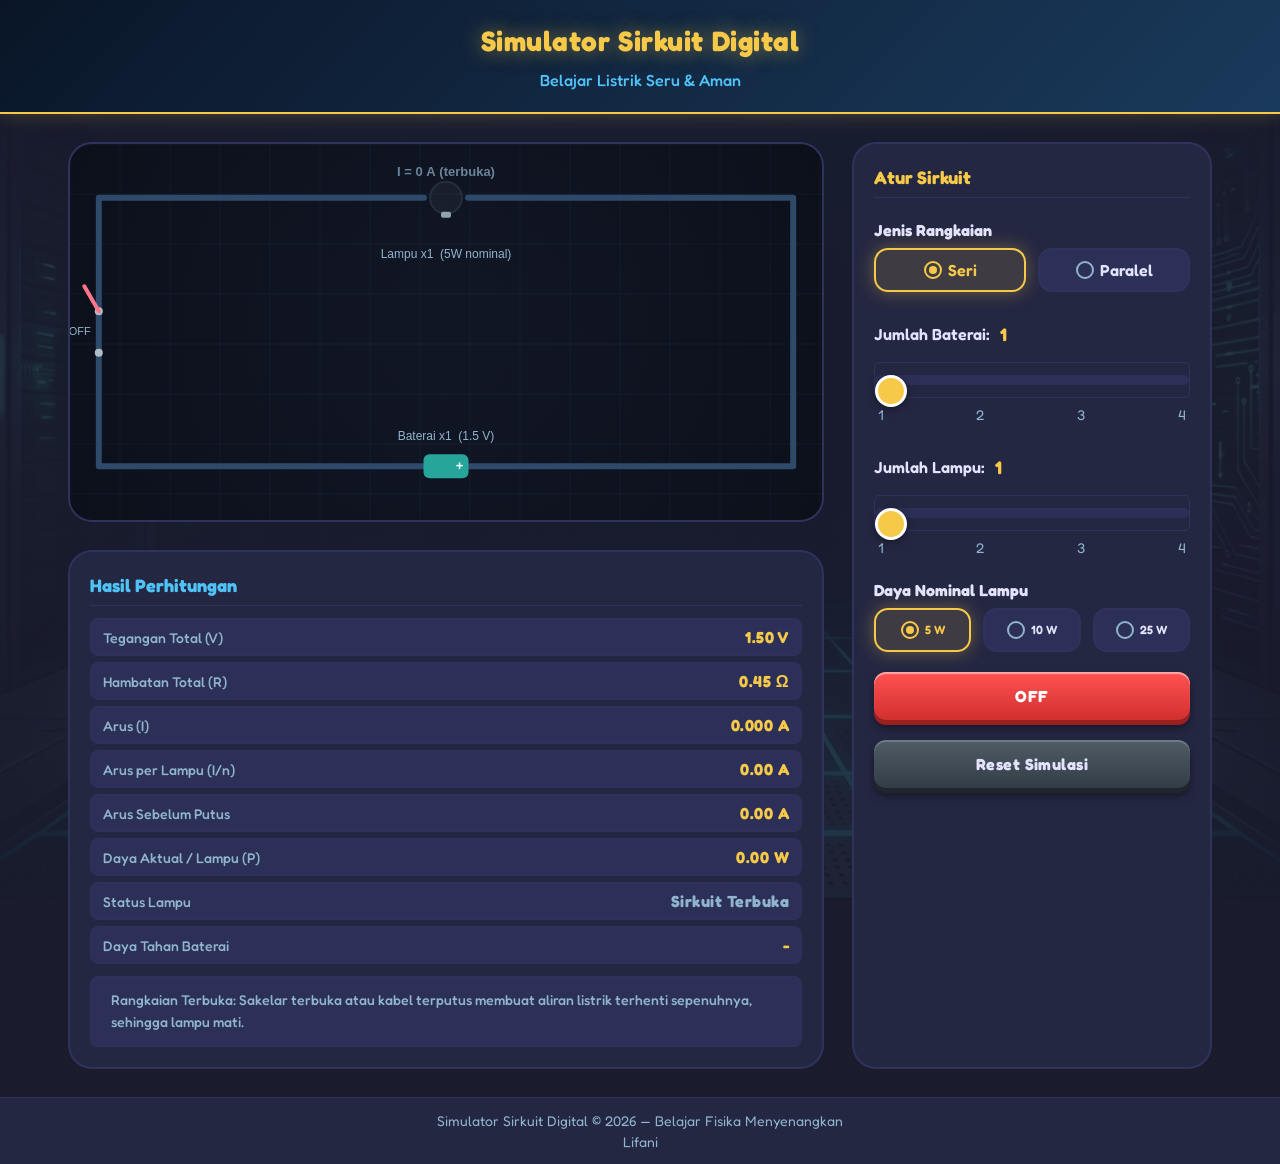
<file: index.html>
<!DOCTYPE html>
<html lang="id">
<head>
  <meta charset="UTF-8" />
  <meta name="viewport" content="width=device-width, initial-scale=1.0" />
  <meta name="description" content="Simulator Sirkuit Digital — Belajar Hukum Ohm dan Rangkaian Listrik untuk Siswa SD" />
  <title>Simulator Sirkuit Digital</title>
  <link rel="stylesheet" href="css/style.css" />
</head>
<body>
  <header class="app-header">
    <h1 class="app-title">Simulator Sirkuit Digital</h1>
    <p class="app-subtitle">Belajar Listrik Seru &amp; Aman</p>
  </header>

  <main class="app-main">

    <section class="canvas-section" aria-label="Visualisasi Sirkuit">
      <canvas id="circuitCanvas" role="img" aria-label="Animasi rangkaian listrik dengan elektron bergerak"></canvas>
      <div id="overloadBanner" class="overload-banner" aria-live="assertive" aria-atomic="true" hidden>
        OVERLOAD! Lampu Putus!
      </div>
    </section>

    <section class="info-panel" aria-label="Hasil Perhitungan Fisika">
      <h2 class="info-panel__title">Hasil Perhitungan</h2>
      <ul class="info-list">
        <li class="info-item">
          <span class="info-label">Tegangan Total (V)</span>
          <span class="info-value" id="displayVoltage">0.00 V</span>
        </li>
        <li class="info-item">
          <span class="info-label">Hambatan Total (R)</span>
          <span class="info-value" id="displayResistance">0.00 Ω</span>
        </li>
        <li class="info-item">
          <span class="info-label" id="labelCurrent">Kuat Arus (I)</span>
          <span class="info-value" id="displayCurrent">0.00 A</span>
        </li>
        <li class="info-item" id="itemCurrentPerBulb" hidden>
          <span class="info-label">Arus per Lampu (I/n)</span>
          <span class="info-value" id="displayCurrentPerBulb">0.00 A</span>
        </li>
        <li class="info-item" id="itemCurrentPeak" hidden>
          <span class="info-label">Arus Sebelum Putus</span>
          <span class="info-value" id="displayCurrentPeak">0.00 A</span>
        </li>
        <li class="info-item">
          <span class="info-label">Daya Aktual / Lampu (P)</span>
          <span class="info-value" id="displayPower">0.00 W</span>
        </li>
        <li class="info-item">
          <span class="info-label">Status Lampu</span>
          <span class="info-value info-value--status" id="displayStatus">Normal</span>
        </li>
        <li class="info-item">
          <span class="info-label">Daya Tahan Baterai</span>
          <span class="info-value" id="displayBatteryLife">0 jam 0 menit</span>
        </li>
      </ul>
      <p class="info-edu-text" id="displayEduText"></p>
    </section>

    <section class="control-panel" aria-label="Panel Kontrol Sirkuit">
      <h2 class="control-panel__title">Atur Sirkuit</h2>

      <fieldset class="control-group">
        <legend class="control-group__legend">Jenis Rangkaian</legend>
        <div class="radio-group">
          <label class="radio-label" for="typeSeri">
            <input class="radio-input" type="radio" id="typeSeri" name="circuitType" value="seri" checked />
            <span class="radio-custom"></span>
            Seri
          </label>
          <label class="radio-label" for="typeParalel">
            <input class="radio-input" type="radio" id="typeParalel" name="circuitType" value="paralel" />
            <span class="radio-custom"></span>
            Paralel
          </label>
        </div>
      </fieldset>

      <div class="control-group">
        <label class="slider-label" for="batteryCount">
          Jumlah Baterai: <strong id="batteryCountDisplay">1</strong>
        </label>
        <input
          class="slider-input"
          type="range"
          id="batteryCount"
          name="batteryCount"
          min="1"
          max="4"
          value="1"
          step="1"
          aria-valuemin="1"
          aria-valuemax="4"
          aria-valuenow="1"
          aria-label="Jumlah baterai dalam rangkaian"
        />
        <div class="slider-ticks" aria-hidden="true">
          <span>1</span><span>2</span><span>3</span><span>4</span>
        </div>
      </div>

      <div class="control-group">
        <label class="slider-label" for="bulbCount">
          Jumlah Lampu: <strong id="bulbCountDisplay">1</strong>
        </label>
        <input
          class="slider-input"
          type="range"
          id="bulbCount"
          name="bulbCount"
          min="1"
          max="4"
          value="1"
          step="1"
          aria-valuemin="1"
          aria-valuemax="4"
          aria-valuenow="1"
          aria-label="Jumlah lampu dalam rangkaian"
        />
        <div class="slider-ticks" aria-hidden="true">
          <span>1</span><span>2</span><span>3</span><span>4</span>
        </div>
      </div>

      <fieldset class="control-group">
        <legend class="control-group__legend">Daya Nominal Lampu</legend>
        <div class="radio-group radio-group--watt">
          <label class="radio-label" for="watt5">
            <input class="radio-input" type="radio" id="watt5" name="bulbWatt" value="5" checked />
            <span class="radio-custom"></span>
            5 W
          </label>
          <label class="radio-label" for="watt10">
            <input class="radio-input" type="radio" id="watt10" name="bulbWatt" value="10" />
            <span class="radio-custom"></span>
            10 W
          </label>
          <label class="radio-label" for="watt25">
            <input class="radio-input" type="radio" id="watt25" name="bulbWatt" value="25" />
            <span class="radio-custom"></span>
            25 W
          </label>
        </div>
      </fieldset>

      <div class="control-group">
        <button
          class="btn-sakelar btn-sakelar--off"
          id="btnSakelar"
          type="button"
          aria-label="Toggle sakelar: saat ini OFF (terbuka), tekan untuk menutup sirkuit"
          aria-pressed="false"
        >
          OFF
        </button>
      </div>

      <button class="btn-reset" id="btnReset" type="button" aria-label="Reset simulasi ke kondisi awal">
        Reset Simulasi
      </button>
    </section>

  </main>

  <footer class="app-footer">
    <p>Simulator Sirkuit Digital &copy; 2026 — Belajar Fisika Menyenangkan</p>
    <p>Lifani</p>
  </footer>

  <script src="js/sirkuit.js"></script>
</body>
</html>
</file>
<file: css/style.css>
@import url('https://fonts.googleapis.com/css2?family=Fredoka:wght@400;600;700&display=swap');

*, *::before, *::after {
  box-sizing: border-box;
  margin: 0;
  padding: 0;
}

:root {
  --clr-bg:          #1a1c2e;
  --clr-surface:     #242742;
  --clr-surface-2:   #2c3058;
  --clr-accent:      #f7c948;
  --clr-accent-2:    #4fc3f7;
  --clr-success:     #69f0ae;
  --clr-danger:      #ff5252;
  --clr-text:        #e3e4fc;
  --clr-text-muted:  #90b4ce;
  --clr-border:      #2f335c;
  --color-red-stopped: #CC0000;

  --font-base: 'Fredoka', 'Arial Rounded MT Bold', Arial, sans-serif;
  --fs-xs:   0.875rem;
  --fs-sm:   1rem;
  --fs-md:   1.125rem;
  --fs-lg:   1.375rem;
  --fs-xl:   1.75rem;

  --sp-xs: 0.375rem;
  --sp-sm: 0.75rem;
  --sp-md: 1.25rem;
  --sp-lg: 1.75rem;
  --sp-xl: 2.5rem;

  --radius-sm: 8px;
  --radius-md: 14px;
  --radius-lg: 24px;

  --shadow-card: none;
  --shadow-glow: 0 0 18px rgba(247,201,72,0.35);
}

html {
  font-size: 16px;
  scroll-behavior: smooth;
  height: 100%;
}

body {
  font-family: var(--font-base);
  background-color: #1a1c2e;
  background-image: linear-gradient(rgba(26, 28, 46, 0.88), rgba(26, 28, 46, 0.88)), url('../LatarbelakangSirkuitHD.jpeg');
  background-size: cover;
  background-position: center;
  background-attachment: fixed;
  background-repeat: no-repeat;
  color: #e3e4fc;
  height: 100%;
  min-height: 100vh;
  display: grid;
  grid-template-rows: auto 1fr auto;
  line-height: 1.5;
  -webkit-font-smoothing: antialiased;
}

.app-header {
  background: linear-gradient(135deg, #0a1628 0%, #1a3a5c 100%);
  border-bottom: 2px solid var(--clr-accent);
  padding: var(--sp-md) var(--sp-lg);
  text-align: center;
  box-shadow: 0 2px 16px rgba(247,201,72,0.2);
}

.app-title {
  font-size: var(--fs-xl);
  font-weight: 800;
  color: var(--clr-accent);
  letter-spacing: 0.02em;
  text-shadow: 0 0 20px rgba(247,201,72,0.5);
}

.app-subtitle {
  font-size: var(--fs-sm);
  color: var(--clr-accent-2);
  margin-top: var(--sp-xs);
  font-weight: 500;
}

.app-main {
  display: grid;
  grid-template-columns: 1fr;
  grid-template-rows: 1fr auto auto;
  gap: var(--sp-md);
  padding: var(--sp-md);
  padding-bottom: 120px;
  width: 100%;
  max-width: 1200px;
  margin-left: auto;
  margin-right: auto;
}

@media (min-width: 640px) {
  .app-main {
    grid-template-columns: 1fr 320px;
    grid-template-rows: 1fr auto;
    grid-template-areas:
      "canvas  controls"
      "info    controls";
    align-items: stretch;
  }

  .canvas-section  { grid-area: canvas; }
  .info-panel      { grid-area: info; }
  .control-panel   { grid-area: controls; }
}

@media (min-width: 960px) {
  .app-main {
    grid-template-columns: 1fr 360px;
    padding: var(--sp-lg);
    gap: var(--sp-lg);
  }
}

.canvas-section {
  position: relative;
  background: var(--clr-surface);
  border: 2px solid var(--clr-border);
  border-radius: var(--radius-lg);
  overflow: hidden;
  box-shadow: var(--shadow-card);
  display: flex;
  flex-direction: column;
  min-height: 300px;
  height: 100%;
}

@media (min-width: 768px) {
  .canvas-section { grid-area: canvas; }
}

@media (min-width: 960px) {
  .canvas-section { grid-area: canvas; }
}

#circuitCanvas {
  display: block;
  width: 100%;
  height: 100%;
  will-change: transform;
  transform: translateZ(0);
}

.overload-banner {
  position: absolute;
  top: 50%;
  left: 50%;
  transform: translate(-50%, -50%);
  background: rgba(255, 82, 82, 0.92);
  color: #fff;
  font-size: var(--fs-lg);
  font-weight: 800;
  padding: var(--sp-sm) var(--sp-lg);
  border-radius: var(--radius-md);
  border: 3px solid #ff1744;
  text-align: center;
  white-space: nowrap;
  box-shadow: 0 0 32px rgba(255,82,82,0.7);
  animation: pulseBanner 0.8s ease-in-out infinite alternate;
  z-index: 10;
  pointer-events: none;
}

.overload-banner[hidden] {
  display: none;
}

@keyframes pulseBanner {
  from { box-shadow: 0 0 16px rgba(255,82,82,0.5); }
  to   { box-shadow: 0 0 40px rgba(255,82,82,0.95); }
}

.info-panel {
  background: #242742;
  border: 2px solid #2f335c;
  border-radius: 24px;
  padding: var(--sp-md);
  box-shadow: none;
}

.info-panel__title {
  font-size: var(--fs-md);
  font-weight: 700;
  color: var(--clr-accent-2);
  margin-bottom: var(--sp-sm);
  border-bottom: 1px solid var(--clr-border);
  padding-bottom: var(--sp-xs);
}

.info-list {
  list-style: none;
  display: flex;
  flex-direction: column;
  gap: var(--sp-xs);
}

.info-item {
  display: flex;
  justify-content: space-between;
  align-items: center;
  padding: var(--sp-xs) var(--sp-sm);
  background: var(--clr-surface-2);
  border-radius: var(--radius-sm);
  border: 1px solid var(--clr-border);
  flex-wrap: wrap;
  gap: var(--sp-xs);
}

.info-label {
  font-size: var(--fs-xs);
  color: var(--clr-text-muted);
  font-weight: 500;
}

.info-value {
  font-size: var(--fs-sm);
  font-weight: 700;
  color: var(--clr-accent);
  font-variant-numeric: tabular-nums;
  letter-spacing: 0.03em;
}

.info-value--status {
  color: var(--clr-success);
  transition: color 0.3s ease;
}

.info-value--status.status-dim      { color: var(--clr-accent-2); }
.info-value--status.status-normal   { color: var(--clr-success); }
.info-value--status.status-overload { color: var(--clr-danger); }
.info-value--status.status-open     { color: var(--clr-text-muted); }

.info-edu-text {
  min-height: 3.5rem;
  margin-top: var(--sp-sm);
  padding: var(--sp-sm) var(--sp-md);
  background: var(--clr-surface-2);
  border: 1px solid var(--clr-border);
  border-radius: var(--radius-sm);
  font-size: var(--fs-xs);
  font-weight: 500;
  color: var(--clr-text-muted);
  line-height: 1.6;
  transition: color 0.3s ease, border-color 0.3s ease;
}

.info-edu-text.edu-normal   { color: var(--clr-success);   border-color: var(--clr-success); }
.info-edu-text.edu-dim      { color: var(--clr-accent-2);  border-color: var(--clr-accent-2); }
.info-edu-text.edu-overload { color: var(--clr-danger);    border-color: var(--clr-danger); }
.info-edu-text.edu-open     { color: var(--clr-text-muted); border-color: var(--clr-border); }
.info-edu-text.status--disconnected { color: var(--clr-danger); border-color: var(--clr-danger); }

.info-value--status.status--disconnected { color: var(--clr-danger); }

#circuitCanvas {
  cursor: default;
  transition: cursor 0s;
  touch-action: pan-y;
}

.control-panel {
  background: #242742;
  border: 2px solid #2f335c;
  border-radius: 24px;
  padding: var(--sp-md);
  box-shadow: none;
  display: flex;
  flex-direction: column;
  gap: var(--sp-md);
}

.control-panel__title {
  font-size: var(--fs-md);
  font-weight: 700;
  color: var(--clr-accent);
  border-bottom: 1px solid var(--clr-border);
  padding-bottom: var(--sp-xs);
}

.control-group {
  display: flex;
  flex-direction: column;
  gap: var(--sp-xs);
  border: none;
  padding: 0;
}

.control-group__legend {
  font-size: var(--fs-sm);
  font-weight: 700;
  color: var(--clr-text);
  margin-bottom: var(--sp-xs);
}

.slider-label {
  font-size: var(--fs-sm);
  font-weight: 600;
  color: var(--clr-text);
  cursor: pointer;
  min-height: 44px;
  display: flex;
  align-items: center;
  gap: var(--sp-xs);
}

.slider-label strong {
  color: var(--clr-accent);
  font-size: var(--fs-md);
  min-width: 1.5ch;
  display: inline-block;
  text-align: center;
}

.slider-input {
  -webkit-appearance: none;
  appearance: none;
  width: 100%;
  height: 10px;
  border-radius: 5px;
  background: var(--clr-surface-2);
  outline: none;
  cursor: pointer;
  border: 1px solid var(--clr-border);
  padding: 17px 0;
  background-clip: content-box;
  accent-color: #00f2c4;
}

.slider-input::-webkit-slider-thumb {
  -webkit-appearance: none;
  appearance: none;
  width: 32px;
  height: 32px;
  border-radius: 50%;
  background: var(--clr-accent);
  cursor: pointer;
  border: 3px solid #fff;
  box-shadow: 0 2px 8px rgba(0,0,0,0.4);
  transition: transform 0.15s ease, box-shadow 0.15s ease;
}

.slider-input::-webkit-slider-thumb:hover,
.slider-input::-webkit-slider-thumb:active {
  transform: scale(1.2);
  box-shadow: 0 0 14px rgba(247,201,72,0.7);
}

.slider-input::-moz-range-thumb {
  width: 32px;
  height: 32px;
  border-radius: 50%;
  background: var(--clr-accent);
  cursor: pointer;
  border: 3px solid #fff;
  box-shadow: 0 2px 8px rgba(0,0,0,0.4);
}

.slider-input::-webkit-slider-runnable-track {
  height: 10px;
  border-radius: 5px;
  background: linear-gradient(to right, var(--clr-accent) 0%, var(--clr-surface-2) 0%);
}

.slider-ticks {
  display: flex;
  justify-content: space-between;
  padding: 0 4px;
  font-size: var(--fs-xs);
  color: var(--clr-text-muted);
}

.radio-group {
  display: flex;
  flex-wrap: wrap;
  gap: var(--sp-sm);
}

.radio-label {
  display: flex;
  align-items: center;
  gap: var(--sp-xs);
  cursor: pointer;
  font-size: var(--fs-sm);
  font-weight: 600;
  color: var(--clr-text);
  background: var(--clr-surface-2);
  border: 2px solid var(--clr-border);
  border-radius: var(--radius-md);
  padding: var(--sp-xs) var(--sp-md);
  min-height: 44px;
  transition: border-color 0.2s ease, background 0.2s ease, box-shadow 0.2s ease;
  user-select: none;
  -webkit-user-select: none;
  flex: 1;
  justify-content: center;
}

.radio-label:hover {
  border-color: var(--clr-accent);
  background: rgba(247,201,72,0.08);
}

.radio-group--watt .radio-label {
  font-size: 0.75rem;
  min-height: 44px;
  flex: 1 1 0;
}

.radio-input {
  position: absolute;
  opacity: 0;
  width: 0;
  height: 0;
  pointer-events: none;
}

.radio-custom {
  width: 18px;
  height: 18px;
  border-radius: 50%;
  border: 2px solid var(--clr-text-muted);
  background: transparent;
  flex-shrink: 0;
  transition: border-color 0.2s ease, background 0.2s ease;
  position: relative;
}

.radio-custom::after {
  content: '';
  position: absolute;
  top: 50%;
  left: 50%;
  transform: translate(-50%, -50%) scale(0);
  width: 8px;
  height: 8px;
  border-radius: 50%;
  background: var(--clr-accent);
  transition: transform 0.2s ease;
}

.radio-input:checked + .radio-custom {
  border-color: var(--clr-accent);
}

.radio-input:checked + .radio-custom::after {
  transform: translate(-50%, -50%) scale(1);
}

.radio-input:checked ~ * {
  color: var(--clr-accent);
}

.radio-label:has(.radio-input:checked) {
  border-color: var(--clr-accent);
  background: rgba(247,201,72,0.12);
  box-shadow: var(--shadow-glow);
  color: var(--clr-accent);
}

.btn-reset {
  display: flex;
  align-items: center;
  justify-content: center;
  width: 100%;
  min-height: 48px;
  padding: var(--sp-sm) var(--sp-md);
  font-size: var(--fs-sm);
  font-weight: 700;
  font-family: var(--font-base);
  border-radius: 12px;
  border: none;
  cursor: pointer;
  position: relative;
  transition: transform 0.05s ease, box-shadow 0.05s ease;
  letter-spacing: 0.03em;
  background: linear-gradient(to bottom, #4f5b66, #343d46);
  color: #e3e4fc;
  box-shadow: 0 5px 0 #20262b,
              0 8px 10px rgba(0, 0, 0, 0.4),
              inset 0 2px 1px rgba(255, 255, 255, 0.2);
}

.btn-reset:hover {
  background: linear-gradient(to bottom, #65737e, #4f5b66);
}

.btn-reset:active {
  transform: translateY(4px);
  box-shadow: 0 1px 0 #20262b,
              0 2px 4px rgba(0, 0, 0, 0.4),
              inset 0 2px 3px rgba(0, 0, 0, 0.4);
}

.app-footer {
  text-align: center;
  padding: var(--sp-sm) var(--sp-md);
  font-size: var(--fs-xs);
  color: var(--clr-text-muted);
  border-top: 1px solid var(--clr-border);
  background: var(--clr-surface);
}

@media (max-width: 360px) {
  .app-title  { font-size: var(--fs-lg); }
  .radio-group { flex-direction: column; }
  .radio-label { flex: unset; width: 100%; }
}

@media (max-width: 639px) {
  .canvas-section {
    min-height: 220px;
  }
  .overload-banner {
    font-size: var(--fs-sm);
    white-space: normal;
    text-align: center;
    width: 90%;
  }
}

@media (max-width: 639px) and (orientation: landscape) {
  .app-main {
    grid-template-columns: 1fr 1fr;
    grid-template-areas:
      "canvas  controls"
      "info    controls";
  }
  .canvas-section { grid-area: canvas; min-height: 200px; }
  .info-panel     { grid-area: info; }
  .control-panel  { grid-area: controls; }
}

.slider-input:focus-visible,
.radio-input:focus-visible + .radio-custom,
.btn-reset:focus-visible {
  outline: 3px solid var(--clr-accent);
  outline-offset: 3px;
}

.btn-sakelar {
  display: flex;
  align-items: center;
  justify-content: center;
  width: 100%;
  min-height: 48px;
  padding: var(--sp-sm) var(--sp-md);
  font-size: var(--fs-sm);
  font-weight: 700;
  font-family: var(--font-base);
  border-radius: 12px;
  border: none;
  cursor: pointer;
  position: relative;
  transition: transform 0.05s ease, box-shadow 0.05s ease;
  letter-spacing: 0.03em;
}

.btn-sakelar--on {
  background: linear-gradient(to bottom, #00e676, #00a23c);
  color: #ffffff;
  box-shadow: 0 5px 0 #007026,
              0 8px 10px rgba(0, 0, 0, 0.4),
              inset 0 2px 1px rgba(255, 255, 255, 0.5);
}

.btn-sakelar--on:hover {
  background: linear-gradient(to bottom, #00ff84, #00b342);
}

.btn-sakelar--on:active {
  transform: translateY(4px);
  box-shadow: 0 1px 0 #007026,
              0 2px 4px rgba(0, 0, 0, 0.4),
              inset 0 2px 3px rgba(0, 0, 0, 0.3);
}

.btn-sakelar--off {
  background: linear-gradient(to bottom, #ff5252, #d32f2f);
  color: #ffffff;
  box-shadow: 0 5px 0 #9a1f1f,
              0 8px 10px rgba(0, 0, 0, 0.4),
              inset 0 2px 1px rgba(255, 255, 255, 0.5);
}

.btn-sakelar--off:hover {
  background: linear-gradient(to bottom, #ff6e6e, #e53935);
}

.btn-sakelar--off:active {
  transform: translateY(4px);
  box-shadow: 0 1px 0 #9a1f1f,
              0 2px 4px rgba(0, 0, 0, 0.4),
              inset 0 2px 3px rgba(0, 0, 0, 0.3);
}

.btn-sakelar:active {
  transform: translateY(4px);
}

.btn-sakelar:focus-visible {
  outline: 3px solid var(--clr-accent);
  outline-offset: 3px;
}

@media (max-width: 600px) {
  .canvas-section {
    height: auto;
    min-height: 300px;
  }
  #circuitCanvas {
    height: 100%;
    min-height: 300px;
  }
}
</file>
